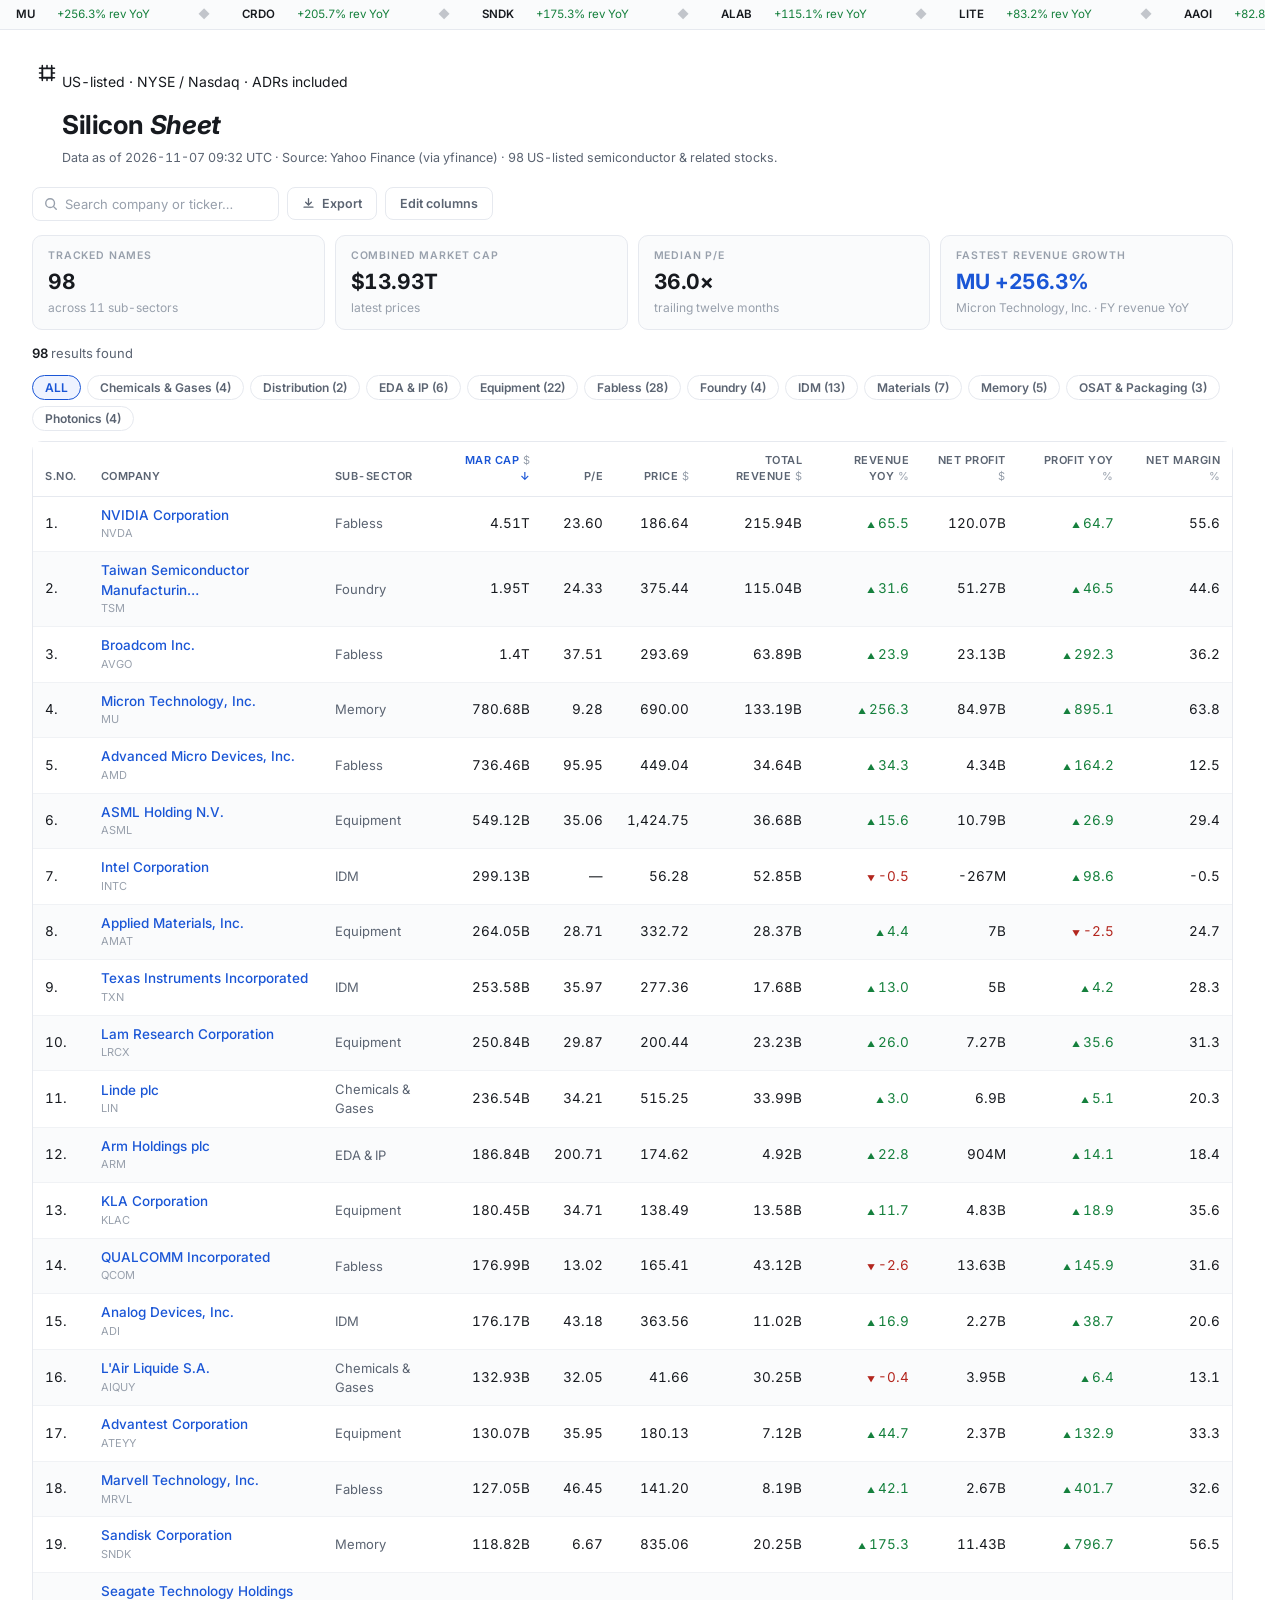
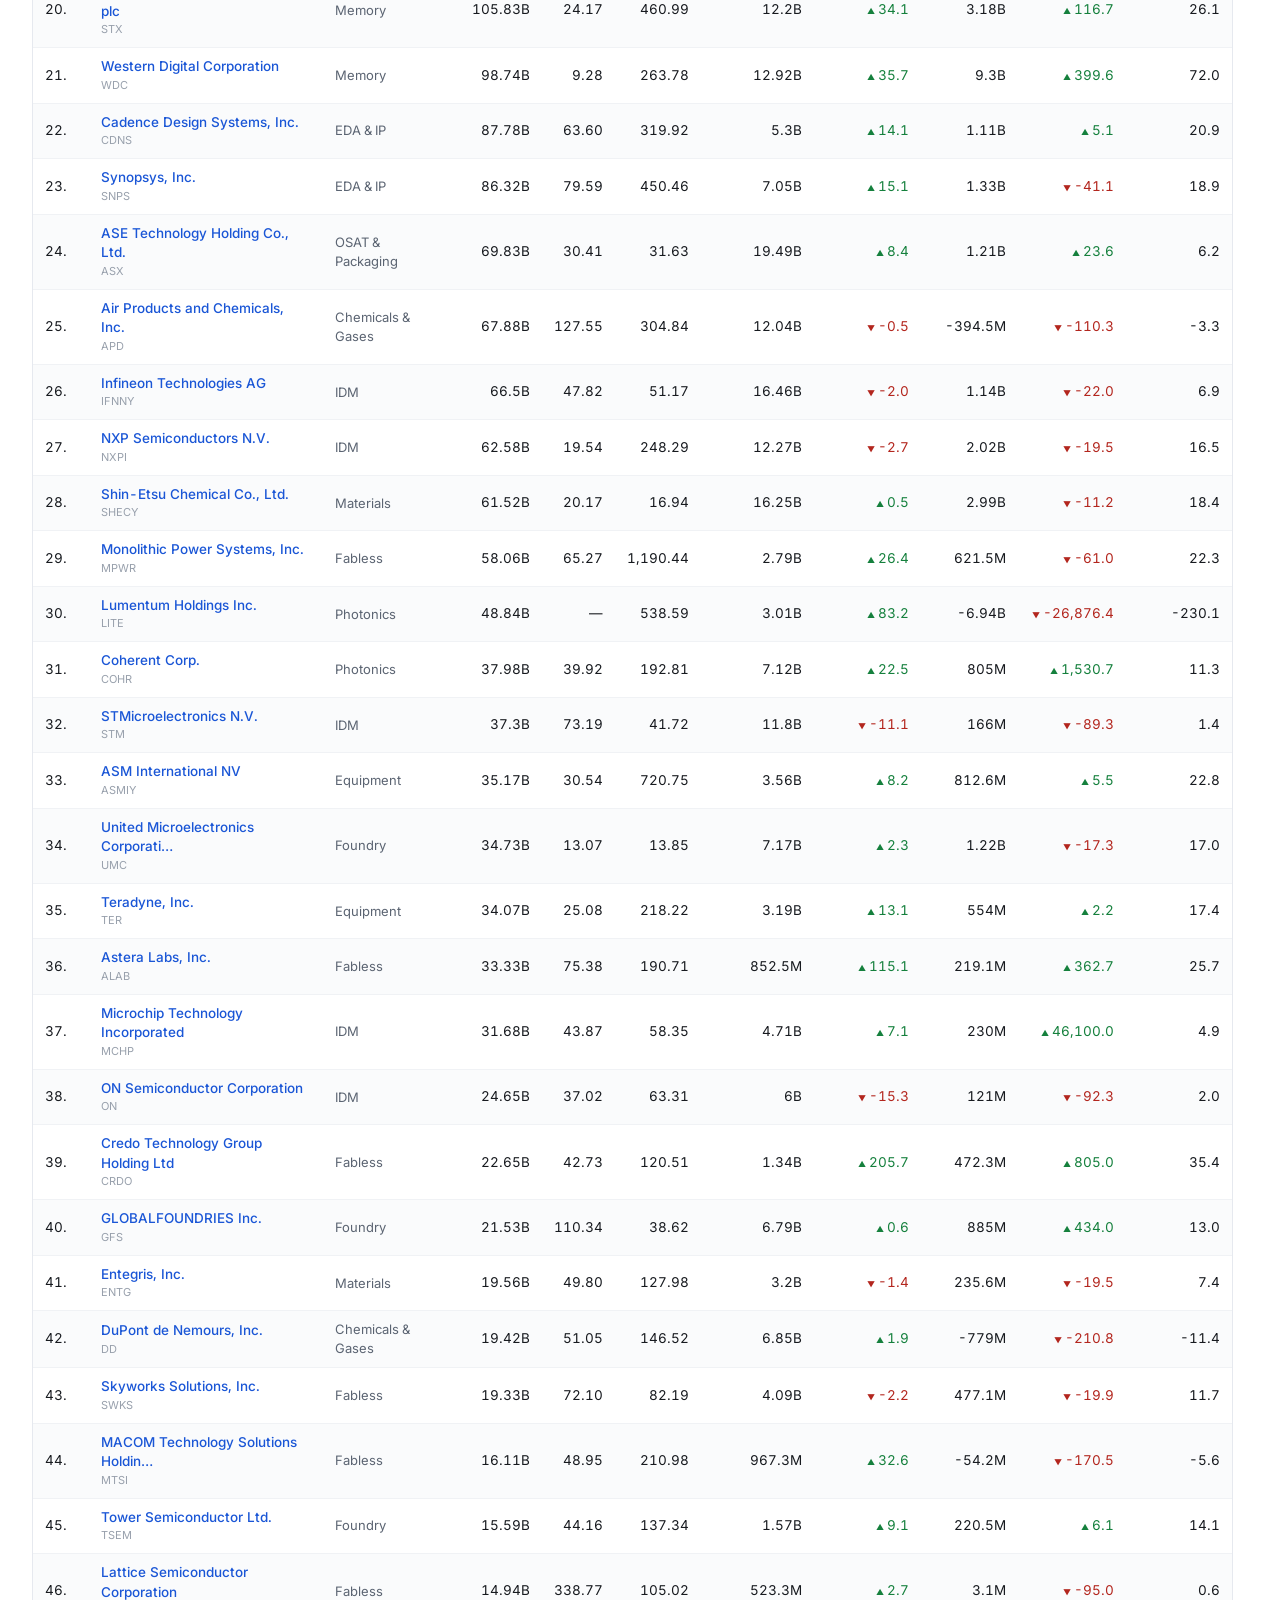
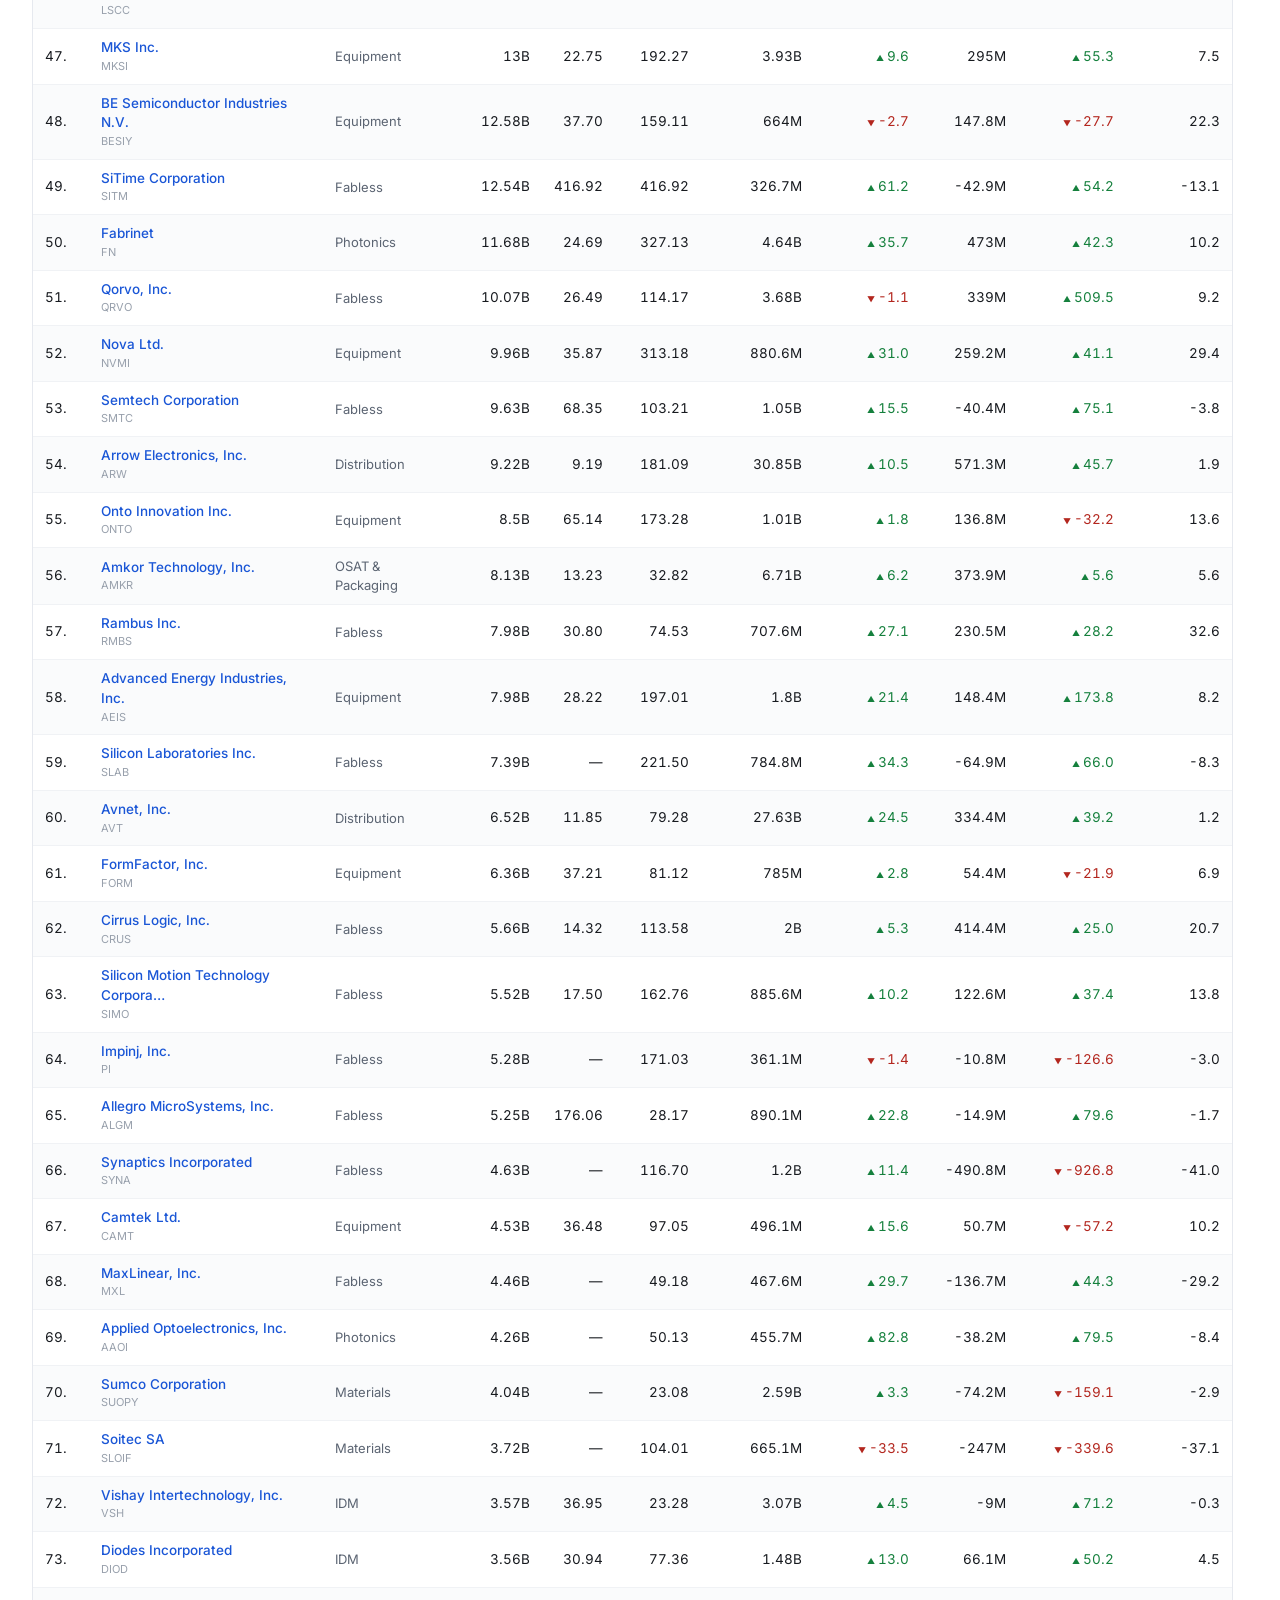
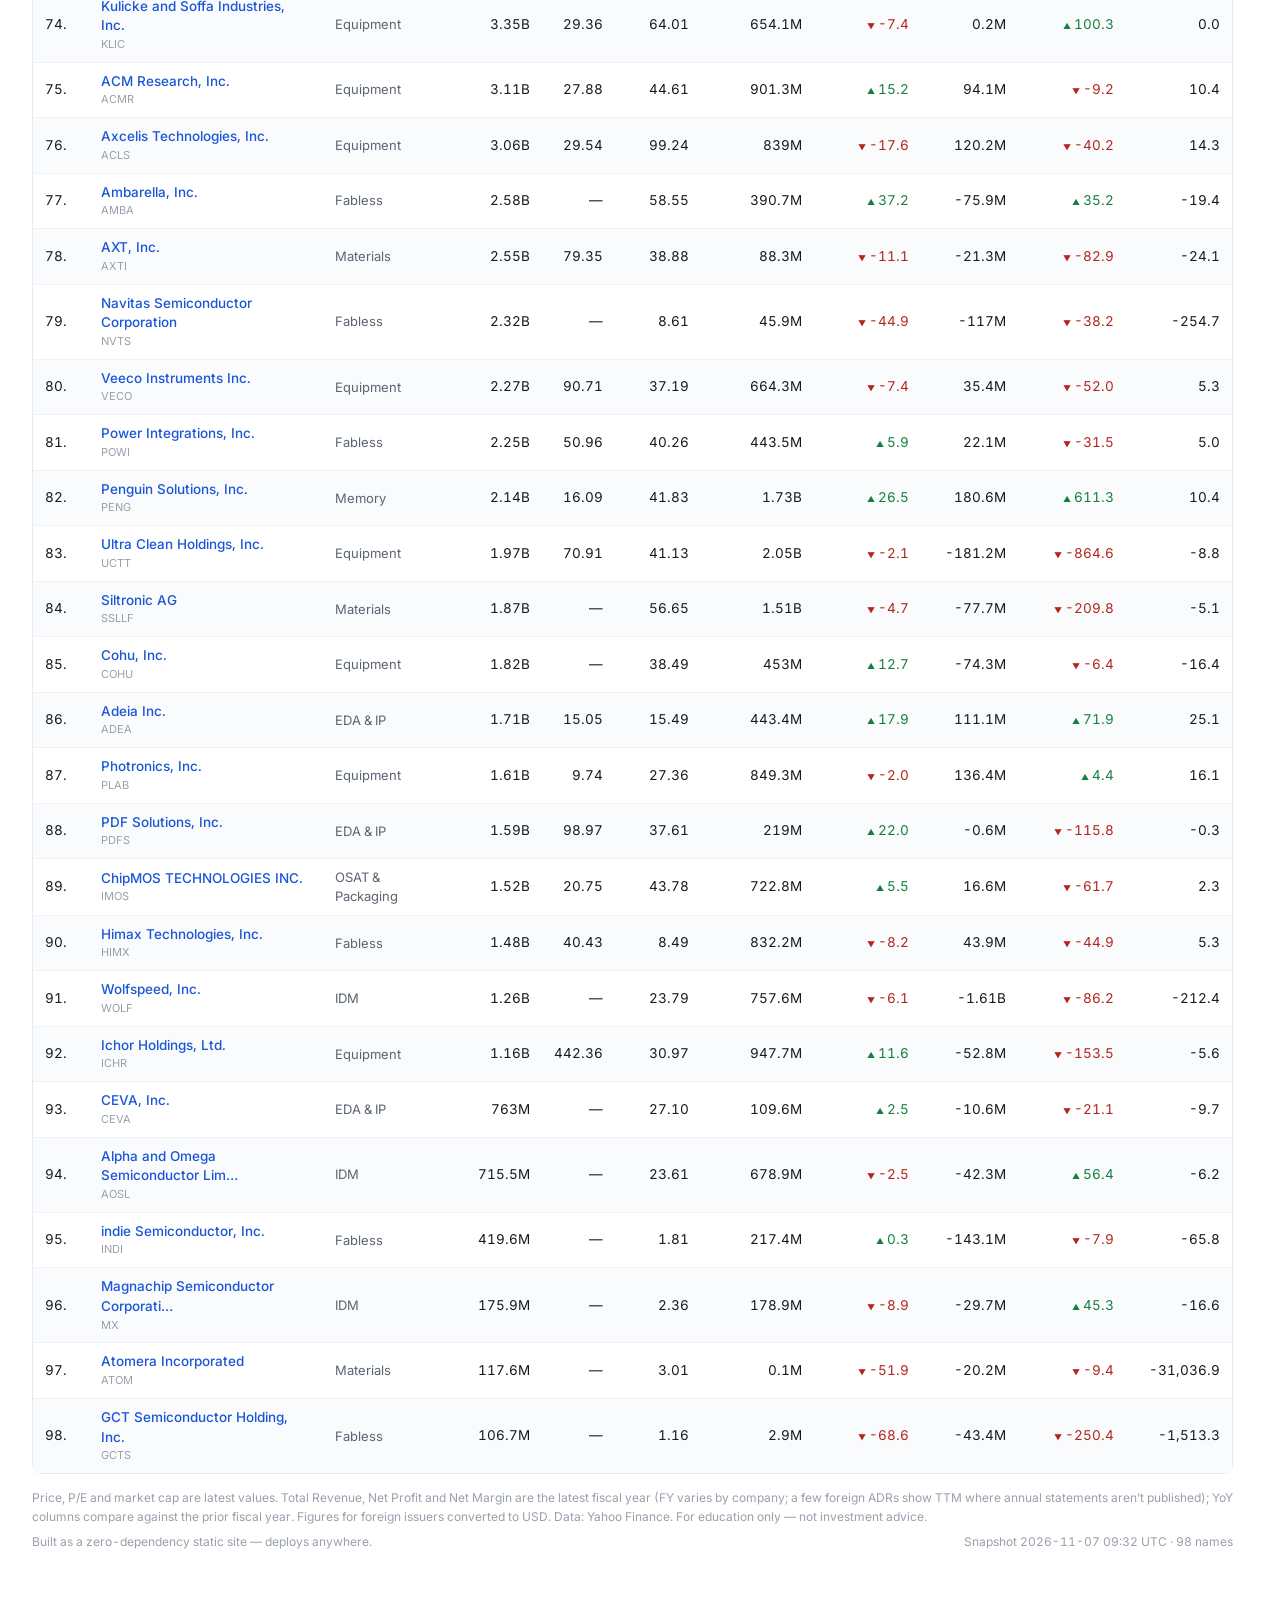
<file: index.html>
<!DOCTYPE html>
<html lang="en">
<head>
<meta charset="UTF-8">
<meta name="viewport" content="width=device-width, initial-scale=1.0">
<title>Silicon Sheet — US Semiconductor Stocks Dashboard</title>
<meta name="description" content="A screener-style dashboard of 98 US-listed semiconductor & related stocks — sortable, filterable by sub-sector, with CSV export. Data via Yahoo Finance.">
<meta name="theme-color" content="#070b14">
<meta name="application-name" content="Silicon Sheet">
<meta name="apple-mobile-web-app-title" content="Silicon Sheet">
<link rel="icon" href="/favicon.ico" sizes="any">
<link rel="icon" href="/favicon.svg" type="image/svg+xml">
<link rel="icon" type="image/png" sizes="32x32" href="/favicon-32x32.png">
<link rel="icon" type="image/png" sizes="16x16" href="/favicon-16x16.png">
<link rel="apple-touch-icon" sizes="180x180" href="/apple-touch-icon.png">
<link rel="manifest" href="/site.webmanifest">
<link rel="preconnect" href="https://fonts.googleapis.com">
<link rel="preconnect" href="https://fonts.gstatic.com" crossorigin>
<link href="https://fonts.googleapis.com/css2?family=Fraunces:opsz,wght@9..144,500;9..144,600;9..144,700&family=IBM+Plex+Mono:wght@400;500;600&family=IBM+Plex+Sans:wght@400;500;600;700&display=swap" rel="stylesheet">
<link rel="stylesheet" href="styles.css">
</head>
<body>
<div class="grain" aria-hidden="true"></div>
<div class="tape" aria-hidden="true"><div class="tape-track" id="tapeTrack"></div></div>

<div class="page">
  <header class="masthead">
    <div class="brand">
      <div class="chip-mark" aria-hidden="true">
        <svg viewBox="0 0 32 32" width="30" height="30"><path d="M11 11h10v10H11z" fill="none" stroke="currentColor" stroke-width="2"/><path d="M11 8v3M16 8v3M21 8v3M11 21v3M16 21v3M21 21v3M8 11h3M8 16h3M8 21h3M21 11h3M21 16h3M21 21h3" stroke="currentColor" stroke-width="1.6" stroke-linecap="round"/></svg>
      </div>
      <div>
        <p class="eyebrow">US-listed &middot; NYSE / Nasdaq &middot; ADRs included</p>
        <h1>Silicon <em>Sheet</em></h1>
        <p class="standfirst" id="metaLine">Loading market data…</p>
      </div>
    </div>
    <div class="actions">
      <label class="search">
        <svg viewBox="0 0 16 16" width="14" height="14" aria-hidden="true"><circle cx="7" cy="7" r="5" fill="none" stroke="currentColor" stroke-width="1.6"/><path d="M11 11l3 3" stroke="currentColor" stroke-width="1.6" stroke-linecap="round"/></svg>
        <input type="search" id="searchBox" placeholder="Search company or ticker…" aria-label="Search company or ticker">
      </label>
      <button class="btn" id="exportBtn" title="Download the current view as CSV">
        <svg viewBox="0 0 16 16" width="13" height="13" aria-hidden="true"><path d="M8 2v8M4.5 6.5L8 10l3.5-3.5M2.5 12.5h11" fill="none" stroke="currentColor" stroke-width="1.6" stroke-linecap="round" stroke-linejoin="round"/></svg>
        Export
      </button>
      <button class="btn" id="colsBtn" title="Show / hide columns">Edit columns</button>
    </div>
  </header>

  <section class="stats" aria-label="Market snapshot">
    <div class="stat"><span class="stat-label">Tracked names</span><strong class="stat-value" id="statCount">—</strong><span class="stat-sub">across 11 sub-sectors</span></div>
    <div class="stat"><span class="stat-label">Combined market cap</span><strong class="stat-value" id="statCap">—</strong><span class="stat-sub" id="statCapSub">latest prices</span></div>
    <div class="stat"><span class="stat-label">Median P/E</span><strong class="stat-value" id="statPE">—</strong><span class="stat-sub">trailing twelve months</span></div>
    <div class="stat"><span class="stat-label">Fastest revenue growth</span><strong class="stat-value accent" id="statGrow">—</strong><span class="stat-sub" id="statGrowSub">latest fiscal year YoY</span></div>
  </section>

  <div class="toolbar">
    <span class="results-line" id="resultsLine">Loading…</span>
    <div class="sector-filter" id="sectorFilter">
      <button class="pill active" data-sector="ALL">ALL</button>
    </div>
  </div>

  <main class="table-wrap">
    <table id="stockTable">
      <thead><tr id="headRow"></tr></thead>
      <tbody id="bodyRows"></tbody>
    </table>
  </main>

  <footer class="page-foot">
    <p class="meta dim">Price, P/E and market cap are latest values. Total Revenue, Net Profit and Net Margin
      are the latest fiscal year (FY varies by company; a few foreign ADRs show TTM where annual statements
      aren&rsquo;t published); YoY columns compare against the prior fiscal year. Figures for foreign issuers
      converted to USD. Data: Yahoo Finance. For education only — not investment advice.</p>
    <p class="meta dim foot-row"><span>Built as a zero-dependency static site — deploys anywhere.</span><span id="footStamp"></span></p>
  </footer>
</div>

<div class="modal-backdrop" id="colsModal" hidden>
  <div class="modal" role="dialog" aria-label="Edit columns">
    <h2>Edit columns</h2>
    <div class="col-list" id="colList"></div>
    <div class="modal-actions">
      <button class="btn" id="colsReset">Reset</button>
      <button class="btn btn-primary" id="colsDone">Done</button>
    </div>
  </div>
</div>

<script src="app.js"></script>
</body>
</html>
</file>
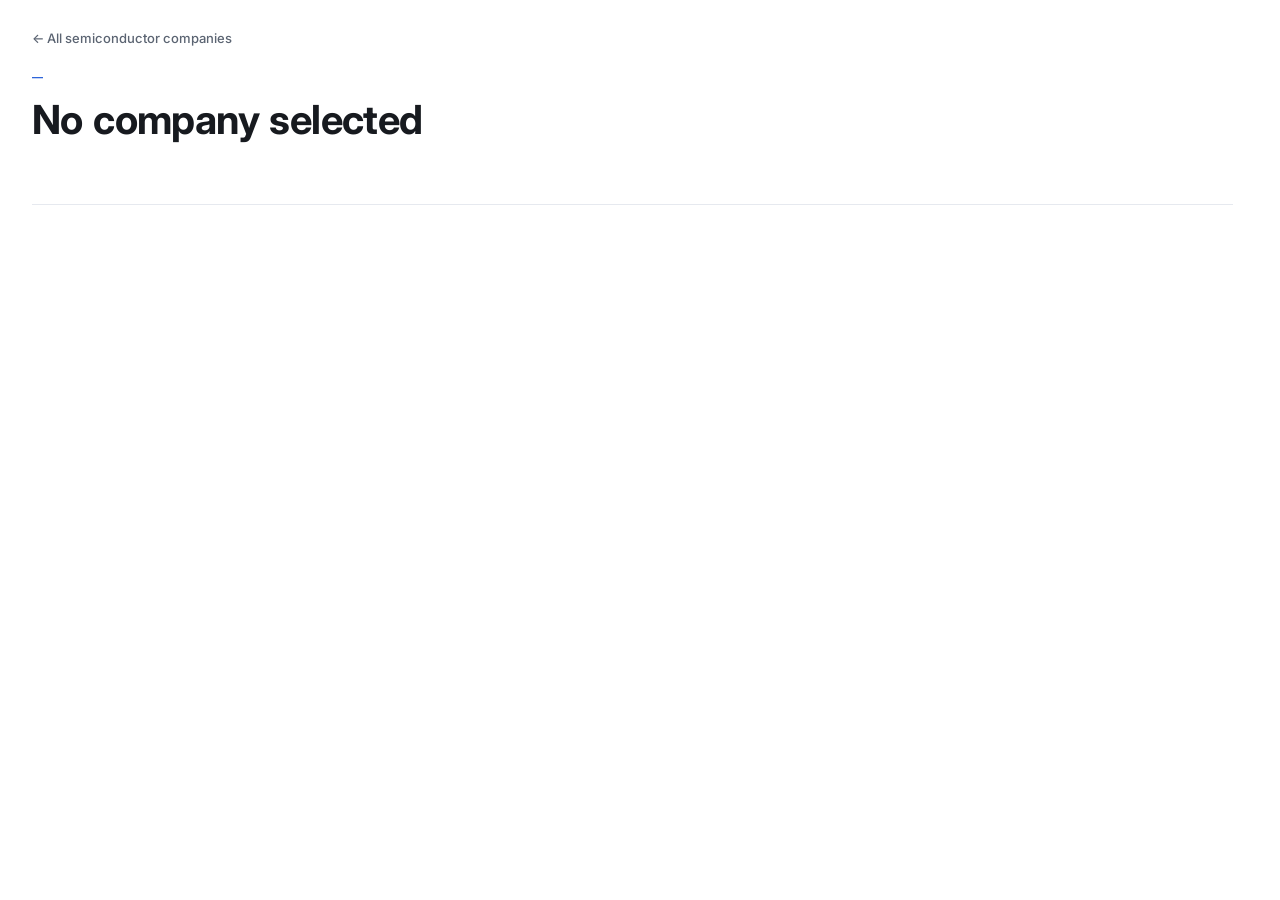
<file: company.html>
<!DOCTYPE html>
<html lang="en" data-theme="light">
<head>
<meta charset="UTF-8">
<meta name="viewport" content="width=device-width, initial-scale=1.0">
<title>Company Profile — Semiconductor Dashboard</title>
<meta name="description" content="Technology profile for a US-listed semiconductor company. Part of the Silicon Sheet dashboard.">
<meta name="theme-color" content="#070b14">
<meta name="application-name" content="Silicon Sheet">
<meta name="apple-mobile-web-app-title" content="Silicon Sheet">
<link rel="icon" href="/favicon.ico" sizes="any">
<link rel="icon" href="/favicon.svg" type="image/svg+xml">
<link rel="icon" type="image/png" sizes="32x32" href="/favicon-32x32.png">
<link rel="icon" type="image/png" sizes="16x16" href="/favicon-16x16.png">
<link rel="apple-touch-icon" sizes="180x180" href="/apple-touch-icon.png">
<link rel="manifest" href="/site.webmanifest">
<link rel="stylesheet" href="styles.css">
<link rel="stylesheet" href="company.css">
</head>
<body>
<div class="page">
  <nav class="crumbs">
    <a href="index.html">&larr; All semiconductor companies</a>
  </nav>

  <header class="co-head" id="coHead">
    <div class="eyebrow" id="coSector">—</div>
    <h1 id="coName">Loading…</h1>
    <p class="standfirst" id="coTagline"></p>
    <div class="co-meta" id="coMeta"></div>
  </header>

  <section class="facts" id="facts"></section>

  <section class="finstrip" id="finstrip" hidden>
    <h2>Financial snapshot <span class="fin-asof" id="finAsof"></span></h2>
    <div class="fin-grid" id="finGrid"></div>
  </section>

  <section class="block" id="overviewBlock" hidden>
    <h2>What the company does</h2>
    <div id="overview"></div>
  </section>

  <section class="block" id="techBlock" hidden>
    <h2>Technologies</h2>
    <div class="tech-grid" id="techGrid"></div>
  </section>

  <section class="block" id="productsBlock" hidden>
    <h2>Products</h2>
    <div id="productSegs"></div>
  </section>

  <section class="duo">
    <div class="block" id="fabsBlock" hidden>
      <h2>Manufacturing footprint</h2>
      <ul class="fab-list" id="fabList"></ul>
    </div>
    <div class="block" id="timeBlock" hidden>
      <h2>Milestones</h2>
      <ol class="timeline" id="timeline"></ol>
    </div>
  </section>

  <section class="block" id="notesBlock" hidden>
    <h2>Worth knowing</h2>
    <ul class="note-list" id="noteList"></ul>
  </section>

  <footer class="page-foot">
    <p class="meta dim" id="srcLine"></p>
  </footer>
</div>

<script src="company.js"></script>
</body>
</html>
</file>
<file: styles.css>
/* Semiconductor Companies — clean light screener theme. */

@import url("https://fonts.googleapis.com/css2?family=Inter:wght@400;500;600;700&display=swap");

:root {
  --bg: #ffffff;
  --ink: #171a1f;
  --muted: #5b6472;
  --faint: #98a0ac;
  --line: #e6e9ef;
  --line-soft: #f0f2f5;
  --link: #1a56d6;
  --accent: #1a56d6;
  --accent-soft: #eef3ff;
  --zebra: #fafbfc;
  --hover: #f4f7fb;
  --row-active: #f2f6ff;
  --pos: #15803d;
  --neg: #b3261e;
}

* { box-sizing: border-box; }
html { scrollbar-gutter: stable; }

body {
  margin: 0;
  background: var(--bg);
  color: var(--ink);
  font-family: "Inter", -apple-system, BlinkMacSystemFont, "Segoe UI", Roboto, Helvetica, Arial, sans-serif;
  font-size: 14px;
  line-height: 1.45;
  -webkit-font-smoothing: antialiased;
  font-feature-settings: "tnum" 1;
}

.grain { display: none; }

/* ------- ticker tape (light, subtle) ------- */
.tape {
  overflow: hidden; white-space: nowrap;
  border-bottom: 1px solid var(--line);
  background: var(--zebra);
  font-size: 11.5px; color: var(--muted);
  font-variant-numeric: tabular-nums;
}
.tape-track { display: inline-block; padding: 6px 0; animation: tape 70s linear infinite; }
.tape-track span { margin: 0 16px; }
.tape-track b { color: var(--ink); font-weight: 600; margin-right: 6px; }
.up { color: var(--pos); } .down { color: var(--neg); }
@keyframes tape { from { transform: translateX(0); } to { transform: translateX(-50%); } }

/* ------- layout ------- */
.page { max-width: 1440px; margin: 0 auto; padding: 28px 32px 48px; }

/* ------- masthead ------- */
.masthead {
  display: flex; justify-content: space-between; align-items: flex-end;
  gap: 20px; flex-wrap: wrap; margin-bottom: 14px;
}
.brand { display: flex; gap: 0; }
.masthead h1 { font-size: 26px; font-weight: 700; letter-spacing: -0.4px; margin: 0 0 5px; }
.standfirst { color: var(--muted); font-size: 12.5px; margin: 0; }
.actions { display: flex; gap: 8px; align-items: center; flex-wrap: wrap; }

.search {
  display: flex; align-items: center; gap: 7px; color: var(--faint);
  border: 1px solid var(--line); background: #fff; border-radius: 8px; padding: 0 11px;
}
.search svg { flex: none; }
.search input {
  border: 0; background: transparent; color: var(--ink);
  padding: 8px 0; font-size: 13px; min-width: 200px; font-family: inherit;
}
.search input::placeholder { color: var(--faint); }
.search input:focus { outline: none; }
.search:focus-within { border-color: var(--accent); box-shadow: 0 0 0 3px rgba(26, 86, 214, 0.1); }

.btn {
  border: 1px solid var(--line); background: #fff; border-radius: 8px;
  padding: 8px 14px; font-size: 12.5px; font-weight: 600; color: var(--muted);
  cursor: pointer; font-family: inherit; display: inline-flex; align-items: center; gap: 7px;
}
.btn:hover { border-color: var(--accent); color: var(--accent); }
.btn-primary { color: var(--accent); }
.btn-primary:hover { background: var(--accent-soft); }

/* ------- stat cards (light) ------- */
.stats { display: grid; grid-template-columns: repeat(4, 1fr); gap: 10px; margin-bottom: 14px; }
.stat {
  background: var(--zebra); border: 1px solid var(--line);
  border-radius: 10px; padding: 12px 15px;
}
.stat-label {
  display: block; font-size: 10.5px; font-weight: 600;
  letter-spacing: 0.08em; text-transform: uppercase; color: var(--faint); margin-bottom: 4px;
}
.stat-value { font-size: 21px; font-weight: 700; letter-spacing: -0.02em; font-variant-numeric: tabular-nums; }
.stat-value.accent { color: var(--accent); }
.stat-sub { display: block; color: var(--faint); font-size: 12px; margin-top: 2px; }

/* ------- toolbar ------- */
.toolbar {
  display: flex; justify-content: space-between; align-items: center;
  gap: 12px; flex-wrap: wrap; margin-bottom: 10px;
}
.results-line { color: var(--muted); font-size: 13px; }
.results-line strong { color: var(--ink); font-weight: 600; }
.sector-filter { display: flex; gap: 6px; flex-wrap: wrap; }
.pill {
  border: 1px solid var(--line); background: #fff; border-radius: 999px;
  padding: 4px 12px; font-size: 12px; font-weight: 600; color: var(--muted);
  cursor: pointer; white-space: nowrap; font-family: inherit;
}
.pill:hover { border-color: var(--faint); color: var(--ink); }
.pill.active { background: var(--accent-soft); border-color: var(--accent); color: var(--accent); }

/* ------- table ------- */
.table-wrap { overflow-x: clip; border: 1px solid var(--line); border-radius: 10px; }
table { width: 100%; border-collapse: collapse; font-variant-numeric: tabular-nums; }
thead th {
  position: sticky; top: 0; z-index: 2; background: #fff;
  color: var(--muted); font-size: 11px; font-weight: 600; letter-spacing: 0.5px; text-transform: uppercase;
  text-align: right; padding: 11px 12px; border-bottom: 1px solid var(--line);
  white-space: normal; vertical-align: bottom; cursor: pointer; user-select: none;
}
thead th:hover { color: var(--ink); }
thead th.left { text-align: left; }
thead th:first-child { cursor: default; }
thead th:first-child:hover { color: var(--muted); }
thead th.sort-key { color: var(--accent); }
thead th .unit { color: var(--faint); font-weight: 400; }

tbody td {
  padding: 9px 12px; border-bottom: 1px solid var(--line-soft);
  text-align: right; white-space: nowrap; font-size: 13.5px; font-variant-numeric: tabular-nums;
}
td.company, td.sector-cell { white-space: normal; }
tbody tr:nth-child(even) { background: var(--zebra); }
tbody tr:hover { background: var(--hover); }
tbody tr:last-child td { border-bottom: none; }
td.left, th.left { text-align: left; }
td.company a { color: var(--link); text-decoration: none; font-weight: 500; font-size: 13.5px; }
td.company a:hover { text-decoration: underline; }
td.company .ticker {
  display: block; font-size: 11px; color: var(--faint);
  font-weight: 400; margin-top: 1px;
}
td.sector-cell { color: var(--muted); font-size: 13px; }
.growth-pos { color: var(--pos); }
.growth-neg { color: var(--neg); }
.growth-pos::before { content: "▲"; font-size: 8px; margin-right: 3px; }
.growth-neg::before { content: "▼"; font-size: 8px; margin-right: 3px; }

/* ------- footer ------- */
.page-foot { margin-top: 14px; display: grid; gap: 6px; }
.meta.dim { color: var(--faint); font-size: 12px; line-height: 1.6; margin: 0; }
.foot-row { display: flex; justify-content: space-between; gap: 12px; flex-wrap: wrap; }

/* ------- modal ------- */
.modal-backdrop {
  position: fixed; inset: 0; background: rgba(17, 24, 39, 0.4);
  display: flex; align-items: center; justify-content: center; z-index: 50;
}
.modal-backdrop[hidden] { display: none; }
.modal {
  background: #fff; border: 1px solid var(--line); border-radius: 12px;
  padding: 20px 22px; width: min(400px, 90vw);
  box-shadow: 0 20px 50px rgba(17, 24, 39, 0.18);
}
.modal h2 { margin: 0 0 14px; font-size: 16px; font-weight: 600; }
.col-list { display: grid; grid-template-columns: 1fr 1fr; gap: 8px 14px; margin-bottom: 16px; }
.col-list label { display: flex; gap: 9px; align-items: center; font-size: 13.5px; cursor: pointer; }
.col-list input[type="checkbox"] { accent-color: var(--accent); }
.modal-actions { display: flex; justify-content: flex-end; gap: 8px; }

@media (max-width: 900px) {
  .stats { grid-template-columns: repeat(2, 1fr); }
  .page { padding: 20px 16px 32px; }
  .search input { min-width: 0; }
  .masthead { align-items: flex-start; }
}
@media (prefers-reduced-motion: reduce) {
  .tape-track { animation: none; }
}
</file>
<file: company.css>
/* Company profile page — clean flat style */

.crumbs {
  margin-bottom: 22px;
}

.crumbs a {
  color: var(--muted);
  text-decoration: none;
  font-size: 13px;
  font-weight: 500;
}

.crumbs a:hover { color: var(--accent); }

.co-head { margin-bottom: 26px; }

.eyebrow {
  font-size: 11px;
  font-weight: 600;
  letter-spacing: 2px;
  text-transform: uppercase;
  color: var(--accent);
  margin-bottom: 12px;
}

.co-head h1 {
  font-size: clamp(28px, 4vw, 40px);
  font-weight: 700;
  letter-spacing: -0.6px;
  line-height: 1.1;
  margin: 0 0 10px;
}

.co-head .standfirst {
  color: var(--muted);
  font-size: 15px;
  line-height: 1.6;
  max-width: 760px;
  margin: 0;
}

.co-meta {
  display: flex;
  align-items: center;
  gap: 14px;
  flex-wrap: wrap;
  margin-top: 14px;
  font-size: 13px;
  color: var(--muted);
}

.meta-item { font-variant-numeric: tabular-nums; }
.meta-link { color: var(--link); text-decoration: none; font-weight: 500; }
.meta-link:hover { text-decoration: underline; }

/* ---------- key facts ---------- */
.facts {
  display: grid;
  grid-template-columns: repeat(auto-fit, minmax(160px, 1fr));
  gap: 20px;
  border-bottom: 1px solid var(--line);
  padding-bottom: 22px;
  margin-bottom: 26px;
}

.fact .k-label { margin-bottom: 4px; }
.fact .k-value.sm { font-size: 15px; line-height: 1.45; }

/* ---------- financial snapshot ---------- */
.finstrip {
  border-bottom: 1px solid var(--line);
  padding-bottom: 22px;
  margin-bottom: 26px;
}

.finstrip h2, .block h2 {
  font-size: 12px;
  font-weight: 700;
  letter-spacing: 1.4px;
  text-transform: uppercase;
  color: var(--muted);
  margin: 0 0 14px;
}

.fin-asof { color: var(--faint); font-weight: 400; letter-spacing: 0.3px; text-transform: none; }

.fin-grid {
  display: grid;
  grid-template-columns: repeat(auto-fit, minmax(120px, 1fr));
  gap: 20px 14px;
}

.fin .k-value.xs { font-size: 19px; }

/* ---------- sections ---------- */
.block {
  border-bottom: 1px solid var(--line);
  padding: 0 0 26px;
  margin-bottom: 26px;
}

.block:last-child { border-bottom: none; }

.block > p { color: var(--ink); font-size: 14.5px; line-height: 1.75; margin: 0 0 14px; }
.block > p:last-child { margin-bottom: 0; }

/* ---------- technologies ---------- */
.tech-grid {
  display: grid;
  grid-template-columns: repeat(2, 1fr);
  gap: 14px;
}

.tech-card {
  border: 1px solid var(--line);
  border-radius: 10px;
  padding: 16px 18px;
}

.tech-head { display: flex; align-items: center; gap: 10px; margin-bottom: 8px; }
.tech-head h3 { font-size: 15px; font-weight: 600; margin: 0; letter-spacing: -0.2px; }
.tech-card p { font-size: 13.5px; color: var(--muted); line-height: 1.65; margin: 0; }

.tech-tag {
  font-size: 10.5px;
  font-weight: 600;
  letter-spacing: 0.4px;
  text-transform: uppercase;
  color: var(--accent);
  background: var(--accent-soft);
  border-radius: 5px;
  padding: 2px 7px;
}

.chips { display: flex; flex-wrap: wrap; gap: 6px; margin-top: 12px; }

.chip {
  font-size: 11px;
  font-weight: 500;
  color: var(--muted);
  background: #fff;
  border: 1px solid var(--line);
  border-radius: 6px;
  padding: 3px 9px;
  white-space: nowrap;
}

/* ---------- products ---------- */
.seg-title { font-size: 14px; font-weight: 600; margin: 20px 0 10px; letter-spacing: -0.1px; }
.seg-title:first-child { margin-top: 0; }

.prod-grid {
  display: grid;
  grid-template-columns: repeat(2, 1fr);
  gap: 14px;
}

.prod-card {
  border: 1px solid var(--line);
  border-radius: 10px;
  padding: 14px 16px;
}

.prod-name { font-weight: 600; font-size: 13.5px; margin-bottom: 5px; }
.prod-card p { font-size: 13px; color: var(--muted); line-height: 1.6; margin: 0; }

/* ---------- fabs + timeline ---------- */
.duo { display: grid; grid-template-columns: 1fr 1fr; gap: 32px; }
.duo .block { border-bottom: none; margin-bottom: 0; padding-bottom: 0; }

.fab-list { list-style: none; margin: 0; padding: 0; display: grid; gap: 14px; }
.fab-list li { border-left: 2px solid var(--line); padding-left: 14px; }
.fab-name { font-weight: 600; font-size: 13.5px; }
.fab-list p { font-size: 13px; color: var(--muted); margin: 3px 0 0; line-height: 1.55; }

.timeline { list-style: none; margin: 0; padding: 0; }
.timeline li {
  display: grid;
  grid-template-columns: 48px 1fr;
  gap: 12px;
  padding: 10px 0;
  border-bottom: 1px solid var(--line-soft);
  font-size: 13.5px;
  line-height: 1.55;
}
.timeline li:last-child { border-bottom: none; padding-bottom: 0; }
.timeline .year { font-variant-numeric: tabular-nums; font-weight: 600; color: var(--accent); }

/* ---------- notes ---------- */
.note-list { margin: 0; padding-left: 18px; display: grid; gap: 9px; }
.note-list li { font-size: 13.5px; line-height: 1.6; color: var(--muted); }

.k-label {
  font-size: 10.5px;
  font-weight: 600;
  letter-spacing: 1.4px;
  color: var(--muted);
  text-transform: uppercase;
}

.k-value {
  font-family: "Inter", -apple-system, "Segoe UI", Roboto, sans-serif;
  font-variant-numeric: tabular-nums;
  color: var(--ink);
  margin-top: 5px;
}

@media (max-width: 1000px) {
  .tech-grid, .prod-grid, .duo { grid-template-columns: 1fr; }
}
</file>
